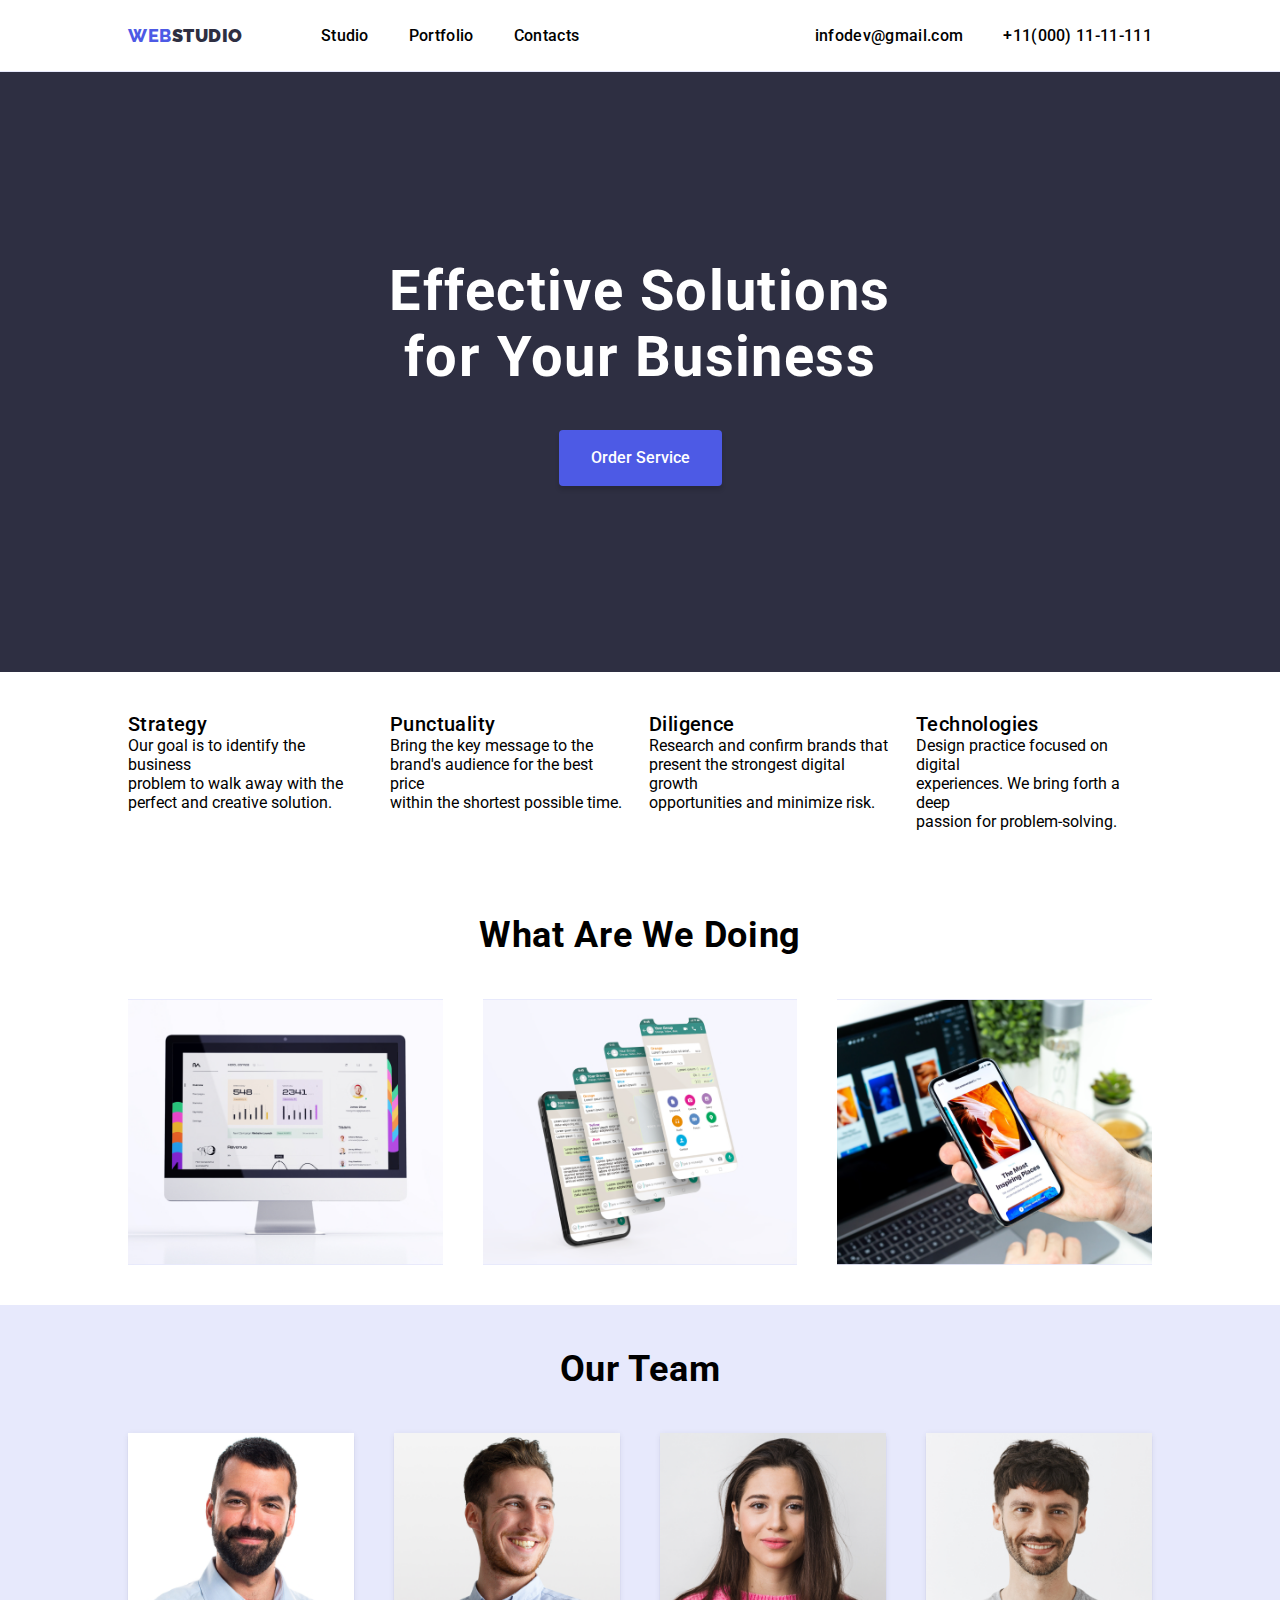
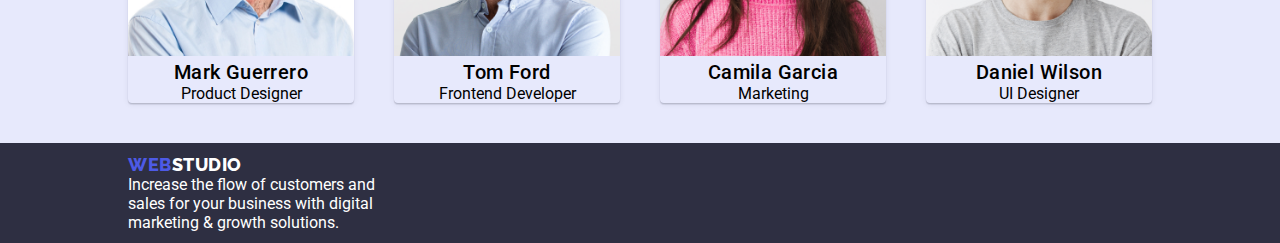
<file: index.html>
<!DOCTYPE html>
<html lang="en">
  <head>
    <title>Homework#2</title>
    <meta charset="utf-8" />
    <meta name="viewport" content="width=device-width, initial-scale=1.0" />
    <meta name="description" content="homework for goit" />
    <link rel="stylesheet" href="./css/style.css" />
    <link rel="stylesheet" href="/css/style.css" />
    <link rel="preconnect" href="https://fonts.googleapis.com" />
    <link rel="preconnect" href="https://fonts.gstatic.com" crossorigin />
    <link
      href="https://fonts.googleapis.com/css2?family=Raleway:wght@800&family=Roboto:wght@400;500;700;900&display=swap"
      rel="stylesheet"
    />
    <link
      rel="stylesheet"
      href="https://cdn.jsdelivr.net/npm/bootstrap-icons@1.10.5/font/bootstrap-icons.css"
    />
  </head>

  <body>
    <!-- Header Section-->

    <header class="header">
      <nav class="nav">
        <a href="index.html" class="web">
          <span class="web-span">WEB</span><b>STUDIO</b></a
        >
        <ul class="nav-list">
          <li><a href="index.html">Studio</a></li>
          <li><a href="portfolio.html">Portfolio</a></li>
          <li><a href="#contact">Contacts</a></li>
        </ul>
      </nav>
      <address class="address">
        <a href="mailto:kristianrowii@gmail.com">infodev@gmail.com</a>
        <a href="tel:+639770584724">+11(000) 11-11-111</a>
      </address>
    </header>
    <!-- Main Section -->
    <main>
      <section class="hero">
        <h1 class="hero-title">Effective Solutions<br />for Your Business</h1>
        <button class="hero-button" type="button">Order Service</button>
      </section>

      <section class="about">
        <ul class="about-list">
          <li>
            <h3>Strategy</h3>
            <p>
              Our goal is to identify the business<br />
              problem to walk away with the<br />
              perfect and creative solution.
            </p>
          </li>
          <li>
            <h3>Punctuality</h3>
            <p>
              Bring the key message to the<br />
              brand's audience for the best price<br />
              within the shortest possible time.
            </p>
          </li>
          <li>
            <h3>Diligence</h3>
            <p>
              Research and confirm brands that<br />
              present the strongest digital growth<br />
              opportunities and minimize risk.
            </p>
          </li>
          <li>
            <h3>Technologies</h3>
            <p>
              Design practice focused on digital<br />
              experiences. We bring forth a deep<br />
              passion for problem-solving.
            </p>
          </li>
        </ul>
      </section>

      <section class="services">
        <h2 class="services-title">What are we doing</h2>

        <ul class="services-list">
          <li>
            <img src="./images/monitor.jpg" alt="monitor" />
          </li>
          <li>
            <img src="./images/cellphone.jpg" alt="cellphone" />
          </li>
          <li>
            <img
              src="./images/holdingcellphone.jpg"
              alt="holding a cellphone in front of a laptop"
            />
          </li>
        </ul>
      </section>

      <section class="team">
        <h2 class="team-title">Our Team</h2>
        <ul class="team-list">
          <li>
            <img src="./images/mark.jpg" alt="mark guerrero" />
            <h3>Mark Guerrero</h3>
            <p>Product Designer</p>
          </li>
          <li>
            <img src="./images/tom.jpg" alt="tom ford" />
            <h3>Tom Ford</h3>
            <p>Frontend Developer</p>
          </li>
          <li>
            <img src="./images/camila.jpg" alt="camila garcia" />
            <h3>Camila Garcia</h3>
            <p>Marketing</p>
          </li>
          <li>
            <img src="./images/daniel.jpg" alt="daniel wilson" />
            <h3>Daniel Wilson</h3>
            <p>UI Designer</p>
          </li>
        </ul>
      </section>
    </main>

    <!-- Footer Section -->
    <footer>
      <a href="index.html" class="footer-web">
        <span class="footer-span">WEB</span>STUDIO</a
      >
      <p>
        Increase the flow of customers and<br />
        sales for your business with digital <br />
        marketing & growth solutions.
      </p>
    </footer>
  </body>
</html>
</file>
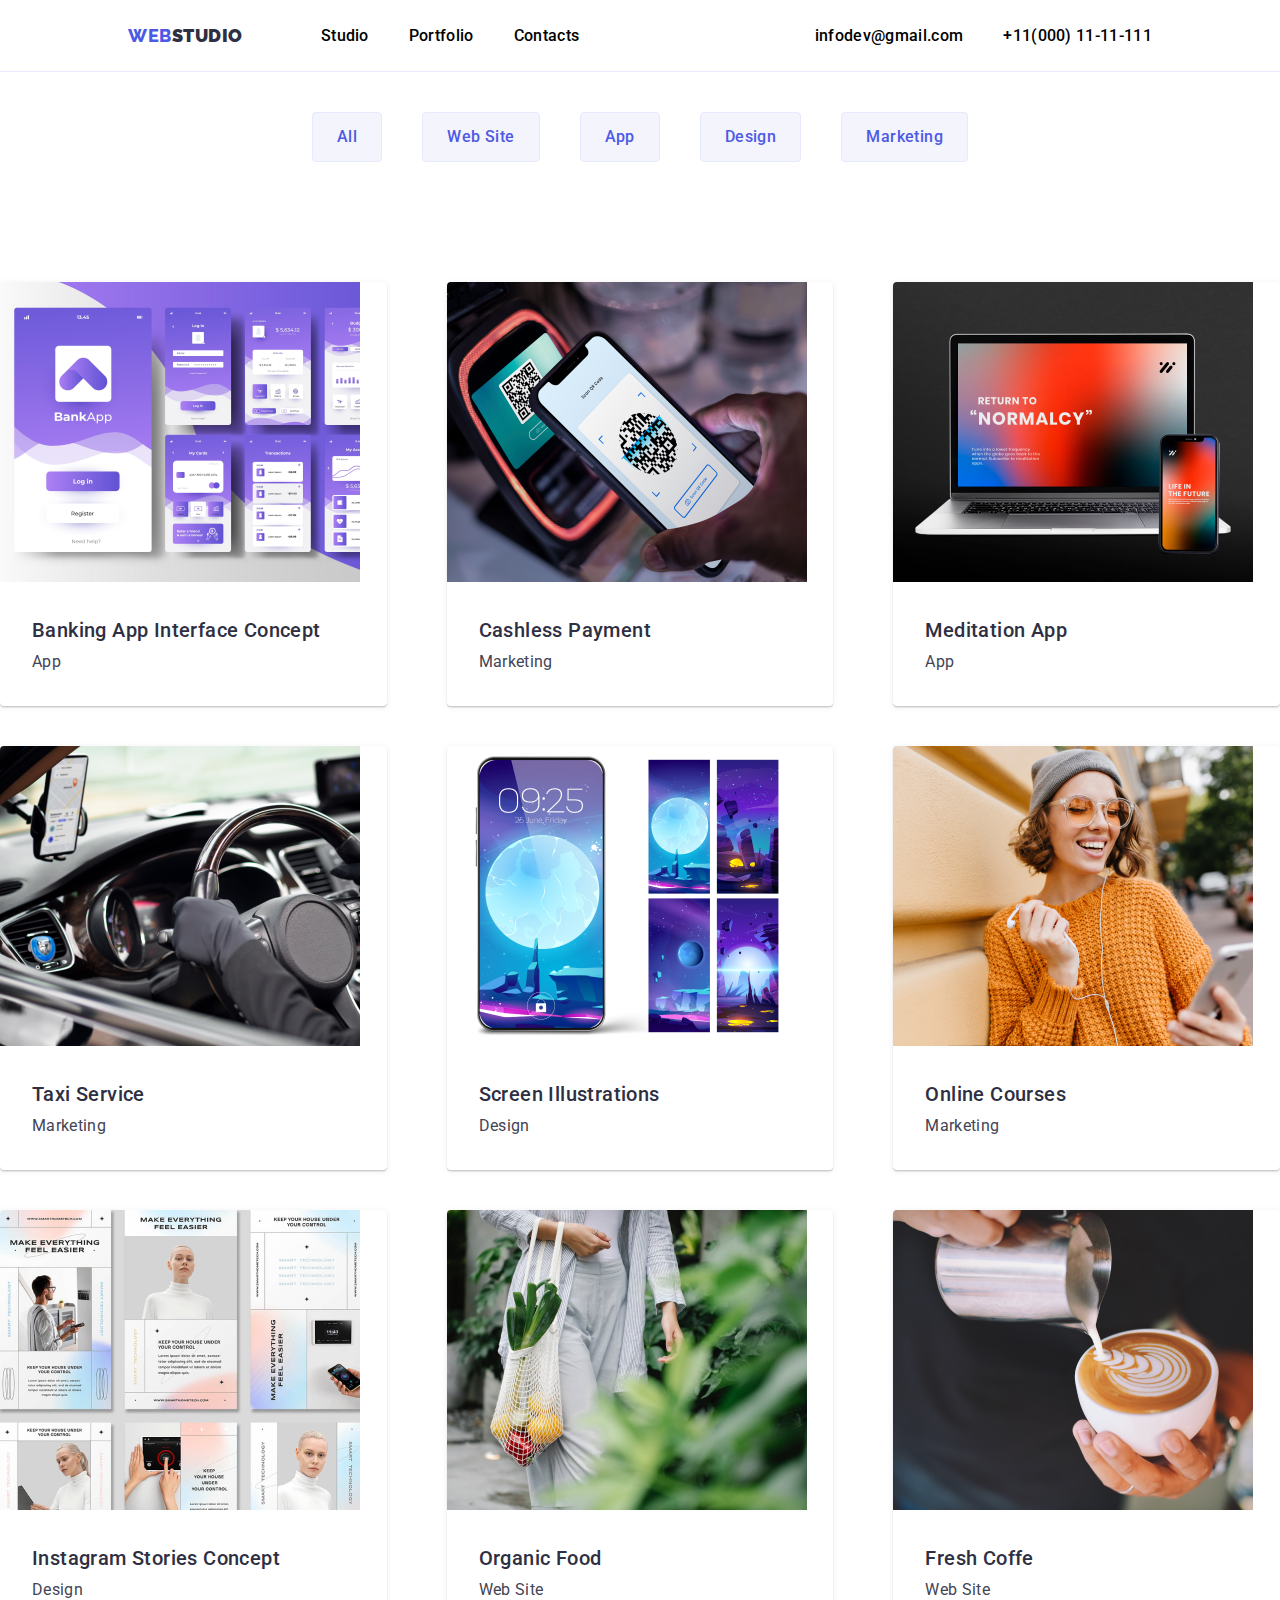
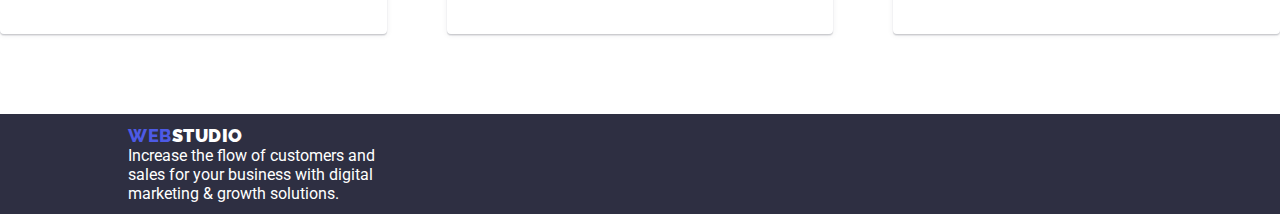
<file: portfolio.html>
<!DOCTYPE html>
<html lang="en">
  <head>
    <title>Portfolio</title>
    <meta charset="utf-8" />
    <meta name="viewport" content="width=device-width, initial-scale=1.0" />
    <meta name="description" content="homework for goit" />
    <link rel="stylesheet" href="./css/style.css" />
    <link rel="stylesheet" href="/css/style.css" />
    <link rel="preconnect" href="https://fonts.googleapis.com" />
    <link rel="preconnect" href="https://fonts.gstatic.com" crossorigin />
    <link
      href="https://fonts.googleapis.com/css2?family=Raleway:wght@800&family=Roboto:wght@400;500;700;900&display=swap"
      rel="stylesheet"
    />
  </head>
  <body>
    <!-- Header Section-->
    <header class="header">
      <nav class="nav">
        <a href="portfolio.html" class="web">
          <span class="web-span">WEB</span><b>STUDIO</b></a
        >
        <ul class="nav-list">
          <li><a href="index.html">Studio</a></li>
          <li><a href="portfolio.html">Portfolio</a></li>
          <li><a href="#contact">Contacts</a></li>
        </ul>
      </nav>
      <address class="address">
        <a href="mailto:kristianrowii@gmail.com">infodev@gmail.com</a>
        <a href="tel:+639770584724">+11(000) 11-11-111</a>
      </address>
    </header>

    <!-- Main Section -->
    <main class="portfolio-main">
      <section class="portfolio">
        <ul class="portfolio-list">
          <li>
            <button type="button" class="button">All</button>
          </li>
          <li>
            <button type="button" class="button">Web Site</button>
          </li>
          <li>
            <button type="button" class="button">App</button>
          </li>
          <li>
            <button type="button" class="button">Design</button>
          </li>
          <li>
            <button type="button" class="button">Marketing</button>
          </li>
        </ul>
      </section>
      <section>
        <ul class="portfolio-list-img">
          <li class="portfolio-list-img-item">
            <img src="images/portfolio images/img1.png" alt="Portfolio image" />
            <div class="portfolio-list-img-div">
              <h3>Banking App Interface Concept</h3>
              <p>App</p>
            </div>
          </li>
          <li class="portfolio-list-img-item">
            <img src="images/portfolio images/img2.png" alt="Portfolio image" />
            <div class="portfolio-list-img-div">
              <h3>Cashless Payment</h3>
              <p>Marketing</p>
            </div>
          </li>
          <li class="portfolio-list-img-item">
            <img src="images/portfolio images/img3.png" alt="Portfolio image" />
            <div class="portfolio-list-img-div">
              <h3>Meditation App</h3>
              <p>App</p>
            </div>
          </li>
          <li class="portfolio-list-img-item">
            <img src="images/portfolio images/img4.png" alt="Portfolio image" />
            <div class="portfolio-list-img-div">
              <h3>Taxi Service</h3>
              <p>Marketing</p>
            </div>
          </li>
          <li class="portfolio-list-img-item">
            <img src="images/portfolio images/img5.png" alt="Portfolio image" />
            <div class="portfolio-list-img-div">
              <h3>Screen Illustrations</h3>
              <p>Design</p>
            </div>
          </li>
          <li class="portfolio-list-img-item">
            <img src="images/portfolio images/img6.png" alt="Portfolio image" />
            <div class="portfolio-list-img-div">
              <h3>Online Courses</h3>
              <p>Marketing</p>
            </div>
          </li>
          <li class="portfolio-list-img-item">
            <img src="images/portfolio images/img7.png" alt="Portfolio image" />
            <div class="portfolio-list-img-div">
              <h3>Instagram Stories Concept</h3>
              <p>Design</p>
            </div>
          </li>
          <li class="portfolio-list-img-item">
            <img src="images/portfolio images/img8.png" alt="Portfolio image" />
            <div class="portfolio-list-img-div">
              <h3>Organic Food</h3>
              <p>Web Site</p>
            </div>
          </li>
          <li class="portfolio-list-img-item">
            <img src="images/portfolio images/img9.png" alt="Portfolio image" />
            <div class="portfolio-list-img-div">
              <h3>Fresh Coffe</h3>
              <p>Web Site</p>
            </div>
          </li>
        </ul>
      </section>
    </main>

    <!-- Footer Section -->
    <footer>
      <a href="portfolio.html" class="footer-web">
        <span class="footer-span"> WEB</span><b>STUDIO</b></a
      >
      <p>
        Increase the flow of customers and<br />
        sales for your business with digital <br />
        marketing & growth solutions.
      </p>
    </footer>
  </body>
</html>
</file>
<file: css/style.css>
* {
    margin: 0;
    padding: 0;
    box-sizing: border-box;
}


:root {
    --iris: #4d5ae5;
    --navyblue: #2e2f42;
    --black: black;
    --ocean: #404bbf;
    --white: #ffffff;
    --slate: #434455;
    --cornflower: #e7e9fc;
    --cloud: #f4f4fd;
    --green: #31d0aa;
    --lightslate: #8e8f99;
    --navybluemodal: #2e2f42;
    --grey: #2e2f42;
    --dairy: #fcfcfc;
    }


body {
    font-family: 'Roboto';
    background-color: rgba(255, 255, 255);
    max-width: 1440px;
}

ul {list-style: none;}

a {
    text-decoration: none;
}

button{
    font-family: inherit;
    cursor: pointer;
    border: unset;
    outline: none;}

header {background-color:  var(--white);
    border-bottom: 1px solid var(--cornflower,);
    display: flex;
    justify-content: center;
    align-items: center;
    height: 72px;
    padding: 0 10%;
    font-family: 'Raleway';
}

.nav {
    display: flex;
    justify-content: space-between;
    align-items: center;
    gap: 38px;
}

.web {
    color: var(--navyblue);
    font-size: 18px;
    font-style: normal;
    font-weight: 800;
    letter-spacing: 0.54px;
    text-transform: uppercase;
    text-decoration: none;
    margin-right: 40px;
}

.web-span {
    color: var(--iris);
}

.nav-list {
    display: flex;
    justify-content: space-between;
    align-items: center;
    list-style: none;

    gap: 40px;
}

.nav-list li {
    font-size: 16px;
    letter-spacing: 0.32px;
    font-weight: 500;
    line-height: 24px;
    text-decoration: none;
}

.nav-list li a {
    background-color: rgba(255, 255, 255, 1);
    color: var(--black);
    font-family: 'Roboto';
    font-size: 16px;
    font-style: normal;
    font-weight: 500;
    line-height: 24px;
    letter-spacing: 0.32px;
}

.nav-list a:hover{ color: var(--ocean);}

.address {
    display: flex;
    align-items: flex-end;
    gap: 40px;
    margin-left: auto;
}

.address a {
    background-color: rgba(255, 255, 255, 1);
    color: var(--black);
    font-family: 'Roboto';
    font-size: 16px;
    font-style: normal;
    font-weight: 500;
    line-height: 24px;
    letter-spacing: 0.32px;
}

.address a:hover {
    color: var(--ocean);
}


main {
    display: flex;
    justify-content: center;
    align-items: center;
    flex-direction: column;
}

.hero {
    display: flex;
    justify-content: center;
    align-items: center;
    flex-direction: column;
    gap: 40px;
    height: 600px;
    width: 1440px;
    background-color: var(--navyblue);
}

.hero-title {
    background-color: var(--navybluemodal);
    color: var(--white);
    font-size: 56px;
    font-weight: 700;
    font-style: normal;
    letter-spacing: 1.44px;
    text-align: center;
}

.hero-button {
    background: var(--iris);
    color:white;
    border-radius: 4px;
    box-shadow: 0px 4px 4px 0px rgba(0, 0, 0, 0.15);
    font-size: 16px;
    font-weight: 500;
    line-height: 24px;
    padding: 16px 32px;
    text-transform: capitalize;
}


.hero-button:active {
    background-color: var(--ocean);
    transform: scale(0.98);
}

.about {
    display: flex;
    justify-content: center;
    align-items: center;
    padding: 40px 10%;
}

.about-list {
    display: flex;
    gap: 24px;
    padding: 0;
}

.about-list-item {
    width: 25%;
    list-style: none;
}

.about-list li h3 {
    color: black;
    font-size: 20px;
    font-weight: 500;
    letter-spacing: 0.4px;
}

.about-list-item p {
    color: black;
    letter-spacing: 0.32px;
    line-height: 1.5;
}

.services {
    display: flex;
    justify-content: center;
    align-items: center;
    flex-direction: column;
    gap: 40px;
    padding: 40px 10%;
    width: 100%;
}

.services-title {
    color: black;
    line-height: 48px;
    text-align: center;
    font-size: 36px;
    font-weight: 700;
    letter-spacing: 0.72px;
    text-transform: capitalize;
}

.services-list {
    display: flex;
    gap: 40px;
    padding: 0;
    list-style: none;
}

.services-list img {
    width: 100%;
    height: 100%;
    object-fit: cover;
    transition: all 0.1s ease-in-out;
}

.services-list img:hover {
    transform: scale(1.1);
}

.team {
    display: flex;
    justify-content: center;
    align-items: center;
    flex-direction: column;
    gap: 40px;
    padding: 40px 10%;
    background-color: var(--cornflower);
    width: 100%;
}

.team-title {
    color: black;
    line-height: 48px;
    text-align: center;
    font-size: 36px;
    font-weight: 700;
    letter-spacing: 0.72px;
    text-transform: capitalize;
}

.team-list {
    display: flex;
    gap: 40px;
    padding: 0;
    list-style: none;
}

.team-list li {
    list-style: none;
    text-align: center;
    background-color: var(--lightblue);
    box-shadow: 0px 2px 1px 0px rgba(46, 47, 66, 0.08), 0px 1px 1px 0px rgba(46, 47, 66, 0.16), 0px 1px 6px 0px rgba(46, 47, 66, 0.08);
    border-radius: 4px;
}

.team-list li img {
    width: 100%;
    object-fit: cover;
}

.team-list li:hover {
    box-shadow: 0px 2px 1px 0px rgba(46, 47, 66, 0.16), 0px 1px 1px 0px rgba(46, 47, 66, 0.16), 0px 1px 6px 0px rgba(46, 47, 66, 0.16);
    transform: scale(1.1);
}

.team-list li h3 {
    color: black;
    font-size: 20px;
    font-weight: 500;
    letter-spacing: 0.4px;
}

.team-list-item p {
    color: black;
    letter-spacing: 0.32px;
    line-height: 1.5;
}




.portfolio-main {
    display: flex;
    justify-content: center;
    align-items: center;
    flex-direction: column;
}

.portfolio {
    display: flex;
    align-items: center;
    flex-direction: column;
    gap: 40px;
    padding: 40px 10%;
}

.portfolio-list {
    display: flex;
    justify-content: space-between;
    flex-wrap: wrap;
    gap: 40px;
    list-style: none;
    margin-bottom: 80px;
}



.button {
    color: var(--iris);
    text-align: center;
    font-size: 16px;
    font-style: normal;
    font-weight: 500;
    line-height: 24px;
    letter-spacing: 0.42px;
    display: flex;
    padding: 12px 24px;
    justify-content: center;
    align-items: center;
    border-radius: 4px;
    border: 1px solid var(--cornflower);
    background-color: var(--cloud);
    text-transform: capitalize;
    transition: all 0.3s ease-in-out;
}

.portfolio-list li .button:hover {
    background: var(--ocean);
    color: var(--white);
    box-shadow: 0px 2px 2px 0px rgba(0, 0, 0, 0.12),0px 2px 1px 0px rgba(0, 0, 0, 0.08),0px 3px 1px 0px rgba(0, 0, 0, 0.10);
    border-color: var(--ocean);

}


.portfolio-list-img {
    display: flex;
    justify-content: space-between;
    flex-wrap: wrap;
    gap: 40px;
    list-style: none;
    margin-bottom: 80px;
}

.portfolio-list-img-item {
    box-shadow: 0px 2px 1px 0px rgba(46, 47, 66, 0.08), 0px 1px 1px 0px rgba(46, 47, 66, 0.16), 0px 1px 6px 0px rgba(46, 47, 66, 0.08);
    width: calc(33.333% - 40px);
    background-color: var(--white);
    border-radius: 4px;
    transition: all 0.2s ease-in-out;
    overflow: hidden;
    cursor: pointer;
}



.portfolio-list-img-item:hover {
    box-shadow: 0px 2px 1px 0px rgba(46, 47, 66, 0.16), 0px 1px 1px 0px rgba(46, 47, 66, 0.16), 0px 1px 6px 0px rgba(46, 47, 66, 0.16);
    transform: scale(1.02);
}


.portfolio-list-img-item img {
    width: 360px;
    height: 300px;
    flex-shrink: 0;
}



.portfolio-list-img-item h3 {
    color: var(--navyblue,);
    font-size: 20px;
    font-style: normal;
    font-weight: 500;
    line-height: 24px;
    letter-spacing: 0.4px;
}


.portfolio-list-img-item p {
    color: var(--slate);
    font-size: 16px;
    font-style: normal;
    font-weight: 400;
    line-height: 24px;
    letter-spacing: 0.32px;
}

.portfolio-list-img-div{
    padding: 0px 16px;
    flex-direction: column;
    justify-content: center;
    align-items: flex-start;
    gap: 8px;
    align-self: stretch;
    padding: 32px;
    display: flex;

}

footer {
    display: flex;
    justify-content: center;
    align-items: flex-start;
    flex-direction: column;
    background-color: var(--navyblue);
    color: white;
    padding: 0 10%;
    height: 100px;
}



.footer-web {
    color: var(--white);
    font-size: 18px;
    font-style: normal;
    font-weight: 800;
    letter-spacing: 0.54px;
    text-transform: uppercase;
    text-decoration: none;
    margin-right: 40px;
    font-family: 'Raleway';
}

.footer-span {
    color: var(--iris);
}

.footer p {
    color: white;
    width: 264px;
    line-height: 24px;
    letter-spacing: 0.32px;
}
</file>
